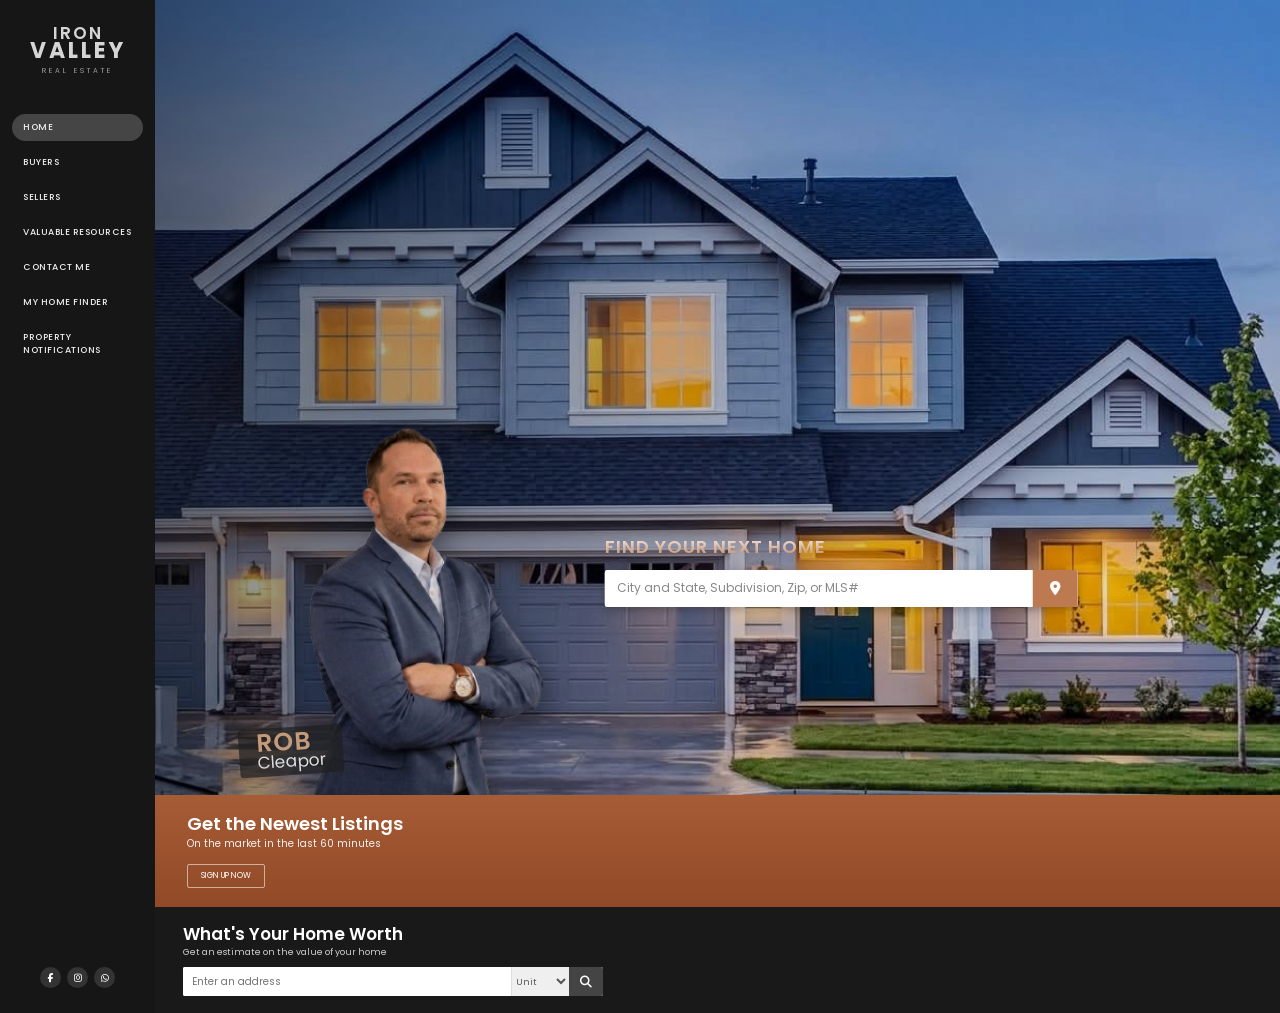
<file: home.html>
<!DOCTYPE html>

<html lang="en">
<head>
    <meta charset="UTF-8">
    <meta name="viewport" content="width=device-width, initial-scale=1.0">
    <title>Iron Valley - Rob Cleapor</title>


<link rel="preconnect" href="https://fonts.googleapis.com">
<link rel="preconnect" href="https://fonts.gstatic.com" crossorigin>
<link href="https://fonts.googleapis.com/css2?family=Poppins:wght@400;500;600;700&display=swap" rel="stylesheet">

<link rel="stylesheet" href="https://cdnjs.cloudflare.com/ajax/libs/font-awesome/6.7.2/css/all.min.css">
<link rel="stylesheet" href="home.css">


</head>

<body>

<div class="website">



<aside class="sidebar">

    <div class="brand">
        <div class="iron-logo">
            <span>IRON</span>
            <strong>VALLEY</strong>
        </div>
        <small>REAL ESTATE</small>
    </div>

    <nav class="navigation">
        <a href="index.html" class="nav-link active">HOME</a>
        <a href="buyers.html" class="nav-link" target="_blank">BUYERS</a>
        <a href="sellers.html" class="nav-link" target="_blank">SELLERS</a>
        <a href="resources.html" class="nav-link" target="_blank">VALUABLE RESOURCES</a>
        <a href="contact.html" class="nav-link" target="_blank">CONTACT ME</a>
        <a href="home-finder.html" class="nav-link" target="_blank">MY HOME FINDER</a>
        <a href="notifications.html" class="nav-link" target="_blank">PROPERTY NOTIFICATIONS</a>
    </nav>

    <div class="social">
        <a href="https://www.facebook.com" target="_blank" aria-label="Facebook">
            <i class="fa-brands fa-facebook-f"></i>
        </a>

        <a href="https://www.instagram.com" target="_blank" aria-label="Instagram">
            <i class="fa-brands fa-instagram"></i>
        </a>

        <a href="https://wa.me/923001234567" target="_blank" aria-label="WhatsApp">
            <i class="fa-brands fa-whatsapp"></i>
        </a>
    </div>

</aside>



<main class="main-content">


    <section class="hero">

        <img
            src="house.jpeg"
            class="house-image"
            alt="Beautiful house"
        >

        <div class="hero-overlay"></div>

        <img
            src="logo.png"
            class="agent-image"
            alt="Rob Cleapor"
        >

        <div class="agent-name">
            <span>ROB</span>
            <strong>Cleapor</strong>
        </div>

        <div class="hero-search">

            <h2>FIND YOUR NEXT HOME</h2>

            <div class="search-box">
                <input
                    type="text"
                    id="propertySearch"
                    placeholder="City and State, Subdivision, Zip, or MLS#"
                >

                <button id="searchButton" aria-label="Search">
                    <i class="fa-solid fa-location-dot"></i>
                </button>
            </div>

        </div>

    </section>



    <section class="bottom-section">

        <div class="new-listings">
            <div class="bottom-content">

                <h2>Get the Newest Listings</h2>

                <p>
                    On the market in the last 60 minutes
                </p>

                <a
                    href="mailto:robcleapor@example.com?subject=Newest Listings"
                    class="orange-button"
                >
                    SIGN UP NOW
                </a>

            </div>
        </div>


        <div class="home-worth">

            <div class="worth-content">

                <h2>What's Your Home Worth</h2>

                <p>
                    Get an estimate on the value of your home
                </p>

                <div class="worth-form">

                    <input
                        type="text"
                        id="address"
                        placeholder="Enter an address"
                    >

                    <select id="unit">
                        <option value="">Unit</option>
                        <option value="house">House</option>
                        <option value="apartment">Apartment</option>
                    </select>

                    <button id="worthButton" aria-label="Search home value">
                        <i class="fa-solid fa-magnifying-glass"></i>
                    </button>

                </div>

            </div>

        </div>

    </section>

</main>


</div>

<script src="script.js"></script>

</body>
</html>
</file>
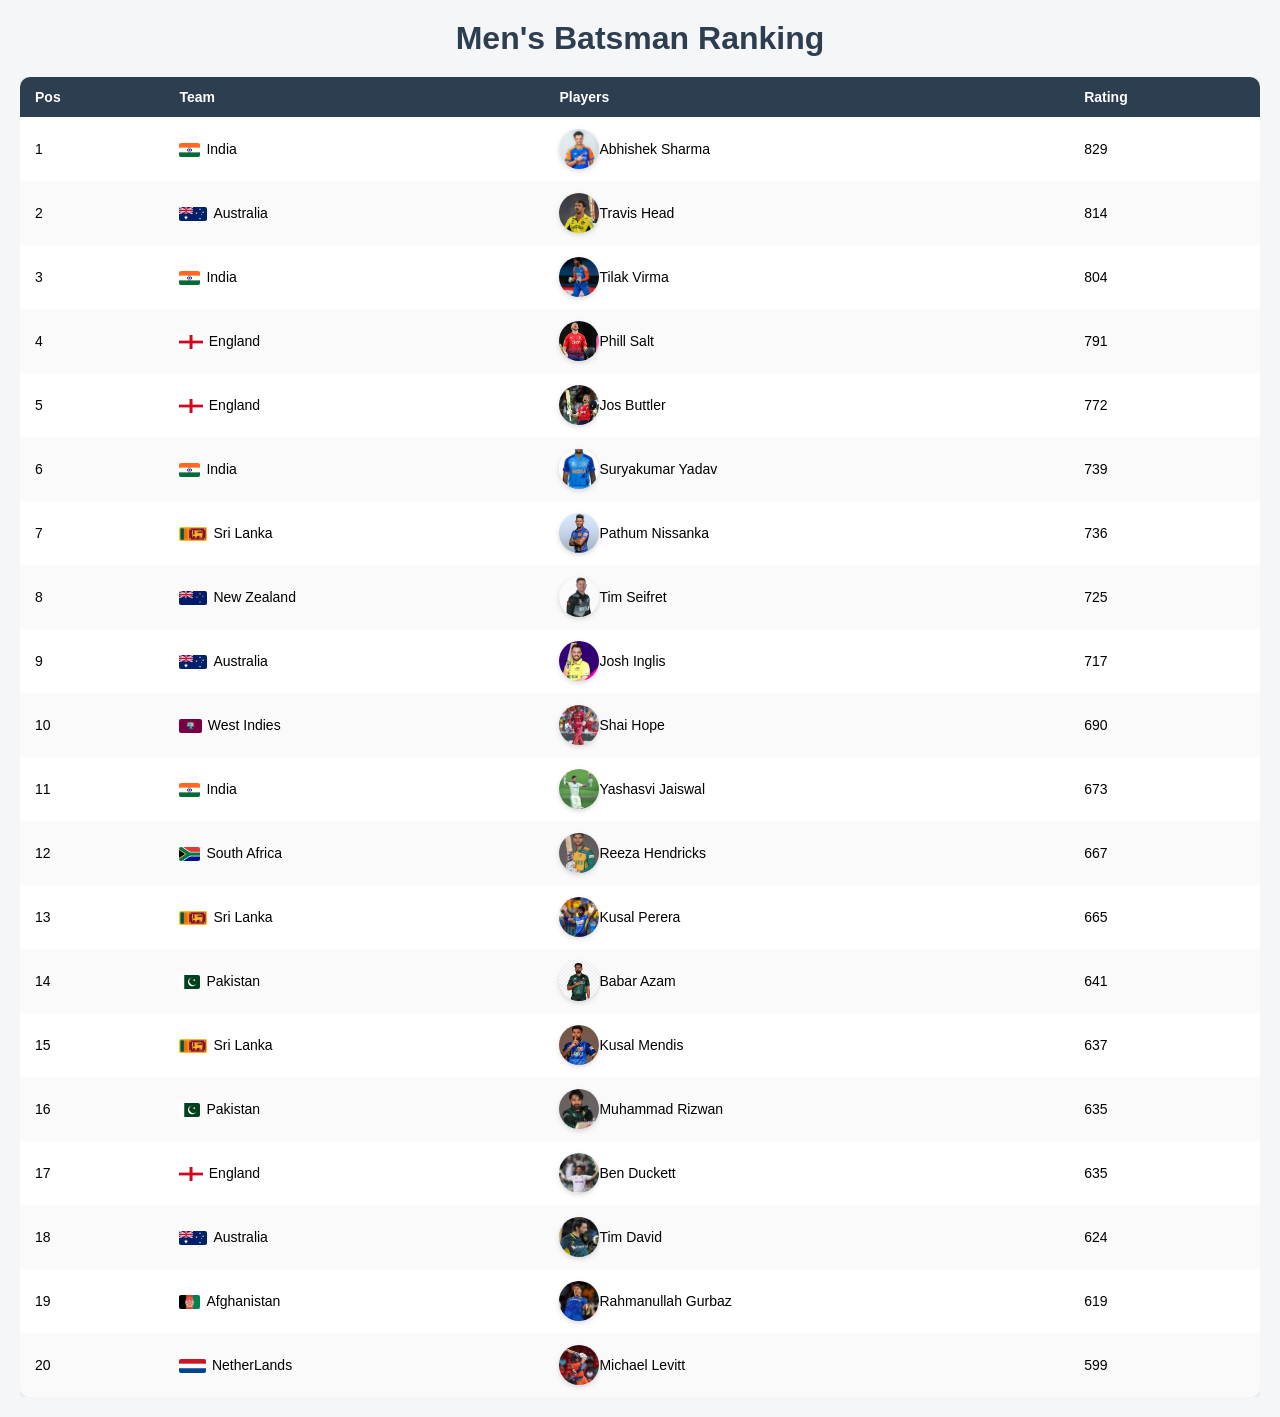
<file: main ranking batsman.html>
<!DOCTYPE html>
<html lang="en">
<head>
  <meta charset="UTF-8" />
  <meta name="viewport" content="width=device-width, initial-scale=1.0"/>
  <title>Men's T20 Batsman Ranking</title>
  <style>
    /* Global Reset */
    * {
      box-sizing: border-box;
      margin: 0;
      padding: 0;
    }
    body {
      font-family: 'Segoe UI', Tahoma, Verdana, sans-serif;
      background: #f4f6f8;
      padding: 20px;
      text-align: center;
    }
    h1 {
      color: #2c3e50;
      margin-bottom: 20px;
    }

    /* Scrollable container wrapper */
    .table-container {
      width: 100%;
      overflow-x: auto; /* Horizontal scroll if needed */
    }

    table {
      width: 100%;
      min-width: 400px; /* Ensure table doesn't shrink too much */
      border-collapse: collapse;
      background: #fff;
      border-radius: 10px;
      box-shadow: 0 4px 20px rgba(0,0,0,0.1);
      overflow: hidden;
    }
    thead {
      background-color: #2c3e50;
      color: #fff;
    }
    th, td {
      padding: 12px 15px;
      text-align: left;
      font-size: 14px;
    }
    tbody tr:nth-child(even) {
      background: #fafafa;
    }
    tbody tr:hover {
      background: #eef7ff;
      transition: background 0.3s;
    }

    .flag {
      height: 14px;
      margin-right: 6px;
      vertical-align: middle;
      border-radius: 2px;
    }
    .player-pic {
      height: 40px;
      width: 40px;
      border-radius: 50%;
      object-fit: cover;
      margin-right: px;
      vertical-align: middle;
      box-shadow: 0 2px 5px rgba(0,0,0,0.15);
    }
    .player-name {
      vertical-align: middle;
      font-weight: 500;
      display: inline-block;
      /* font-size: 12px; */
    }
  </style>
</head>
<body>
  <h1>Men's Batsman Ranking</h1>
  <div class="table-container">
    <table>
      <thead>
        <tr>
          <th>Pos</th>
          <th>Team</th>
          <th>Players</th>
          <th>Rating</th>
        </tr>
      </thead>
      <tbody>
        
        <tr>
          <td>1</td>
          <td><img src="india.webp" alt="India" class="flag">India</td>
          <td><img src="abhi.jpg" alt="Abhishek Sharma" class="player-pic"><span class="player-name">Abhishek Sharma</span></td>
          <td>829</td>
        </tr>
        <tr>
            <td>2</td>
            <td><img src="aus.svg" alt="Pakistan" class="flag">Australia</td>
            <td><img src="head.jpeg" alt="Babar Azam" class="player-pic"><span class="player-name">Travis Head</span></td>
            <td>814</td>
          </tr>
          <tr>
            <td>3</td>
            <td><img src="india.webp" alt="India" class="flag">India</td>
           <td><img src="varma.jpg" alt="Rohit Sharma" class="player-pic"><span class="player-name">Tilak Virma</span></td>
            <td>804</td>
          </tr>
          <tr>
            <td>4</td>
            <td><img src="eng.png" alt="India" class="flag">England</td>
            <td><img src="salt.webp" alt="Virat Kohli" class="player-pic"><span class="player-name">Phill Salt</span></td>
            <td>791</td>
          </tr>
          <tr>
            <td>5</td>
            <td><img src="eng.png" alt="New Zealand" class="flag">England</td>
            <td><img src="butl.webp" alt="jos buttler" class="player-pic"><span class="player-name">Jos Buttler </span></td>
            <td>772</td>
          </tr>
          <tr>
            <td>6</td>
            <td><img src="india.webp" alt="Sri Lanka" class="flag">India</td>
            <td><img src="yadav.jpg" alt="C. Asalanka" class="player-pic"><span class="player-name">Suryakumar Yadav</span></td>
            <td>739</td>
          </tr>
          <tr>
            <td>7</td>
            <td><img src="sri.png" alt="Ireland" class="flag">Sri Lanka</td>
            <td><img src="nissanka.jpeg" alt="Harry Tector" class="player-pic"><span class="player-name">Pathum Nissanka</span></td>
            <td>736</td>
          </tr>
          <tr>
            <td>8</td>
            <td><img src="new.png" alt="India" class="flag">New Zealand</td>
            <td><img src="tim.png" alt="Shreyas Iyer" class="player-pic"><span class="player-name">Tim Seifret</span></td>
            <td>725</td>
          </tr>
          <tr>
            <td>9</td>
            <td><img src="aus.svg" alt="Afghanistan" class="flag">Australia</td>
            <td><img src="inglis.jpeg" alt="Ibrahim Zadran" class="player-pic"><span class="player-name">Josh Inglis</span></td>
            <td>717</td>
          </tr>
          <tr>
            <td>10</td>
            <td><img src="wes.jpg" alt="Sri Lanka" class="flag">West Indies</td>
            <td><img src="hope.jpg" alt="Kusal Mendis" class="player-pic"><span class="player-name">Shai Hope</span></td>
            <td>690</td>
          </tr>
        
            
          <tr>
            <td>11</td>
            <td><img src="india.webp" alt="India" class="flag">India</td>
            <td><img src="jais.jpeg" alt="Yashasvi Jaiswal" class="player-pic"><span class="player-name">Yashasvi Jaiswal</span></td>
            <td>673</td>
          </tr>
          <tr>
            <td>12</td>
            <td><img src="sou.jpeg" alt="South Africa" class="flag">South Africa</td>
            <td><img src="reeza.jpeg" alt="Reeza Hendricks" class="player-pic"><span class="player-name">Reeza Hendricks</span></td>
            <td>667</td>
          </tr>
          <tr>
            <td>13</td>
            <td><img src="sri.png" alt="Sri Lanka" class="flag">Sri Lanka</td>
            <td><img src="per.jpg" alt="Kusal Perera" class="player-pic"><span class="player-name">Kusal Perera</span></td>
            <td>665</td>
          </tr>
          <tr>
            <td>14</td>
            <td><img src="pak.svg" alt="Pakistan" class="flag">Pakistan</td>
            <td><img src="babar.jpg" alt="Babar Azam" class="player-pic"><span class="player-name">Babar Azam</span></td>
            <td>641</td>
          </tr>
          <tr>
            <td>15</td>
            <td><img src="sri.png" alt="Sri Lanka" class="flag">Sri Lanka</td>
            <td><img src="mendis.jpeg" alt="Kusal Mendis" class="player-pic"><span class="player-name">Kusal Mendis</span></td>
            <td>637</td>
          </tr>
          <tr>
            <td>16</td>
            <td><img src="pak.svg" alt="Pakistan" class="flag">Pakistan</td>
            <td><img src="riz.jpeg" alt="Muhammad Rizwan" class="player-pic"><span class="player-name">Muhammad Rizwan</span></td>
            <td>635</td>
          </tr>
          <tr>
            <td>17</td>
            <td><img src="eng.png" alt="England" class="flag">England</td>
            <td><img src="duck.jpeg" alt="Ben Duckett" class="player-pic"><span class="player-name">Ben Duckett</span></td>
            <td>635</td>
          </tr>
          <tr>
            <td>18</td>
            <td><img src="aus.svg" alt="Australia" class="flag">Australia</td>
            <td><img src="david.jpeg" alt="Tim David" class="player-pic"><span class="player-name">Tim David</span></td>
            <td>624</td>
          </tr>
          <tr>
            <td>19</td>
            <td><img src="afg.webp" alt="Afghanistan" class="flag">Afghanistan</td>
            <td><img src="gurbaz.jpeg" alt="Kusal Mendis" class="player-pic"><span class="player-name">Rahmanullah Gurbaz</span></td>
            <td>619</td>
          </tr>
          <tr>
            <td>20</td>
            <td><img src="net.png" alt="NetherLands" class="flag">NetherLands</td>
            <td><img src="lev.jpeg" alt="Michael Levitt" class="player-pic"><span class="player-name">Michael Levitt</span></td>
            <td>599</td>
          </tr>
      </tbody>
    </table>
  </div>
</body>
</html>
</file>
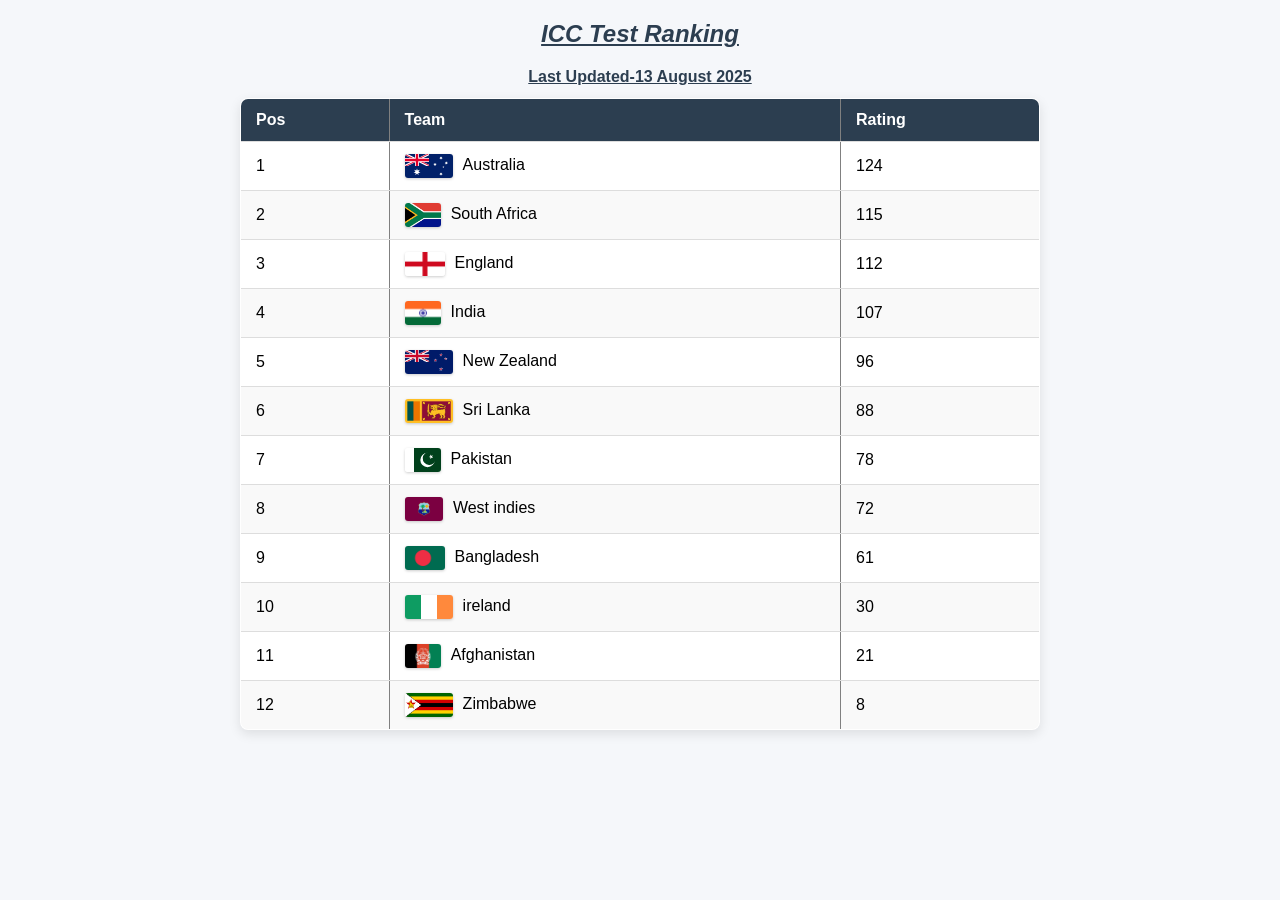
<file: Test Ranking.html>
<html lang="en"><head><meta http-equiv="Content-Type" content="text/html; charset=UTF-8">
    
    <meta name="viewport" content="width=device-width, initial-scale=1.0">
    <title>Test Ranking</title>
    
      
        <style>
  
  *, *::before, *::after {
    box-sizing: border-box;
    margin: 0;
    padding: 0;
  }

  body {
    font-family: 'Segoe UI', Tahoma, Verdana, sans-serif;
    background: #f5f7fa;
    padding: 20px;
    text-align: center;
  }

  h2 {
    color: #2c3e50;
    text-decoration: underline;
    margin-bottom: 20px;
  }

  p {
    color: #2c3e50;
    text-decoration: underline;
    margin-bottom: 12px;
  }

  .table-container {
    max-width: 100%;
    overflow-x: auto;
    padding: 0 10px;
    background-color: black;
  }

  table {
    width: 100%;
    max-width: 800px;
    margin: 0 auto;
    border-collapse: collapse;
    background: white;
    box-shadow: 0 4px 12px rgba(0, 0, 0, 0.1);
    border-radius: 8px;
    overflow: hidden;
    min-width: 480px; 
  }

  thead {
    background-color: #2c3e50;
    color: #fff;
  }

  th, td {
    padding: 12px 15px;
    text-align: left;
    border-bottom: 1px solid #ddd;
    font-size: 16px;
  }

  tbody tr:hover {
    background-color: #eef8ff;
  }

  td img {
    height: 24px;
    vertical-align: middle;
    margin-right: 10px;
    border-radius: 3px;
    box-shadow: 0 1px 3px rgba(0, 0, 0, 0.2);
  }

  tbody tr:nth-child(even) {
    background: #f9f9f9;
  }

  @media (max-width: 600px) {
    th, td {
      font-size: 14px;
      padding: 10px 12px;
    }

    table {
      min-width: 450px;
    }
  }

    </style>
</head>
<body>
    <center>
        <h2><b> <i>ICC Test Ranking</i></b></h2>
        <p><b>Last Updated-13 August 2025</b></p>
        <div class="container">
    <table border="1">
      <thead>
        <tr>
            <th>Pos</th>
            <th>Team</th>
            <th>Rating</th>
        </tr>

      </thead>  
      <tbody>
        <tr>
            <td>1</td>
            <td><img src="aus.svg" alt="Australia" height="10px">Australia</td>
            <td>124</td>
        </tr>
        <tr>
            <td>2</td>
            <td><img src="sou.jpeg" alt="southafrica" height="10px">South Africa</td>
            <td>115</td>
        </tr>
        <tr>
            <td>3</td>
            <td><img src="eng.png" alt="England" height="10px">England</td>
            <td>112</td>
        </tr>
        <tr>
            <td>4</td>
            <td><img src="india.webp" alt="India" height="10px">India</td>
            <td>107</td>
        </tr>
        <tr>
            <td>5</td>
            <td><img src="new.png" alt="New Zealand" height="10px">New Zealand</td>
            <td>96</td>
        </tr>
        <tr>
            <td>6</td>
            <td><img src="sri.png" alt="Sri Lanka" height="10px">Sri Lanka</td>
            <td>88</td>
        </tr>
        <tr>
            <td>7</td>
            <td><img src="pak.svg" alt="Pakistan" height="10px">Pakistan</td>
            <td>78</td>
        </tr>
        <tr>
            <td>8</td>
            <td><img src="wes.jpg" alt="west Indies" height="10px">West indies</td>
            <td>72</td>
        </tr>
        <tr>
            <td>9</td>
            <td><img src="ban.webp" alt="bangladesh" height="10px">Bangladesh</td>
            <td>61</td>
        </tr>
        <tr>
            <td>10</td>
            <td><img src="ire.png" alt="ireland" height="10px">ireland</td>
            <td>30</td>
        </tr>
        <tr>
          <td>11</td>
          <td><img src="afg.webp" alt="ireland" height="10px">Afghanistan</td>
          <td>21</td>
      </tr>
      <tr>
        <td>12</td>
        <td><img src="zim.png" alt="ireland" height="10px">Zimbabwe</td>
        <td>8</td>
    </tr>
      </tbody>
    </table>
  </div>
</center>

</body>
</html>
</file>
<file: home.css>
@import url('https://fonts.googleapis.com/css2?family=Poppins:wght@400;500;600;700&display=swap');

*{
margin:0;
padding:0;
box-sizing:border-box;
}

html,body{
width:100%;
min-height:100%;
}

body{
font-family:'Poppins',sans-serif;
background:#111;
color:#fff;
overflow-x:hidden;
}

.website{
width:100%;
min-height:100vh;
display:flex;
}

.sidebar{
width:155px;
min-height:100vh;
flex-shrink:0;
padding:24px 12px;
background:rgba(22,22,22,.97);
position:relative;
z-index:20;
}

.brand{
text-align:center;
margin-bottom:38px;
}

.iron-logo{
line-height:18px;
letter-spacing:2px;
color:#d5d5d5;
}

.iron-logo span,
.iron-logo strong,
.brand small{
display:block;
}

.iron-logo span{
font-size:17px;
font-weight:600;
}

.iron-logo strong{
font-size:22px;
letter-spacing:3px;
}

.brand small{
margin-top:6px;
font-size:7px;
letter-spacing:3px;
color:#999;
}

.navigation{
display:flex;
flex-direction:column;
gap:8px;
}

.nav-link{
display:block;
padding:7px 11px;
color:#eee;
text-decoration:none;
font-size:9px;
font-weight:500;
letter-spacing:.5px;
border-radius:20px;
transition:.25s;
}

.nav-link:hover,
.nav-link.active{
background:#454545;
}

.social{
position:absolute;
bottom:25px;
left:0;
width:100%;
display:flex;
justify-content:center;
gap:6px;
}

.social a{
width:21px;
height:21px;
border-radius:50%;
display:flex;
align-items:center;
justify-content:center;
background:#333;
color:#fff;
text-decoration:none;
font-size:9px;
transition:.2s;
}

.social a:hover{
background:#bd7950;
transform:translateY(-2px);
}



.main-content{
flex:1;
min-width:0;
}

.hero{
height:calc(100vh - 105px);
min-height:450px;
position:relative;
overflow:hidden;
background:#777;
}

.house-image{
position:absolute;
inset:0;
width:100%;
height:100%;
object-fit:cover;
object-position:center;
z-index:1;
}

.hero-overlay{
position:absolute;
inset:0;
z-index:2;
background:linear-gradient(
90deg,
rgba(0,0,0,.48),
rgba(0,0,0,.18) 45%,
rgba(0,0,0,.05)
);
}



.agent-image{
position:absolute;
z-index:5;
left:-9%;
bottom:-2%;
height:100%;
width:auto;
max-width:64%;
object-fit:contain;
object-position:bottom;
filter:drop-shadow(5px 8px 12px rgba(0,0,0,.35));
}

.agent-name{
position:absolute;
z-index:7;
left:7.5%;
bottom:20px;
padding:4px 18px 5px;
background:rgba(30,30,30,.7);
border-radius:3px;
transform:rotate(-4deg);
}

.agent-name span,
.agent-name strong{
display:block;
}

.agent-name span{
color:#c59a78;
font-size:25px;
line-height:22px;
font-weight:600;
letter-spacing:1px;
}

.agent-name strong{
color:#ddd;
font-size:17px;
line-height:17px;
font-weight:400;
}



.hero-search{
position:absolute;
z-index:8;
left:61%;
bottom:19%;
width:42%;
transform:translate(-50%,-50%);
}

.hero-search h2{
margin-bottom:10px;
font-size:18px;
font-weight:600;
letter-spacing:1px;
background:linear-gradient(#fff,#bd7950);
-webkit-background-clip:text;
-webkit-text-fill-color:transparent;
}

.search-box{
width:100%;
height:37px;
display:flex;
background:#fff;
border-radius:3px;
overflow:hidden;
box-shadow:0 3px 8px rgba(0,0,0,.25);
}

.search-box input{
flex:1;
min-width:0;
border:0;
outline:0;
padding:0 12px;
color:#555;
font-family:inherit;
font-size:12px;
}

.search-box input::placeholder{
color:#888;
}

.search-box button{
width:45px;
border:0;
background:#bd7950;
color:#fff;
cursor:pointer;
font-size:14px;
transition:.2s;
}

.search-box button:hover



.bottom-section{
width:100%;
height:105px;
display:grid;
grid-template-columns:42% 58%;
}

.new-listings{
padding:19px 32px;
background:linear-gradient(
rgba(182,100,57,.9),
rgba(159,79,41,.9)
);
}

.bottom-content h2,
.worth-content h2{
font-weight:600;
}

.bottom-content h2{
font-size:18px;
line-height:20px;
}

.bottom-content p{
margin:2px 0 8px;
font-size:10px;
color:#f1f1f1;
}

.orange-button{
display:inline-block;
padding:5px 13px;
border:1px solid rgba(255,255,255,.55);
border-radius:2px;
color:#fff;
text-decoration:none;
font-size:8px;
transition:.2s;
}

.orange-button:hover{
background:rgba(255,255,255,.12);
}

.home-worth{
padding:17px 28px;
background:rgba(25,25,25,.97);
}

.worth-content h2{
font-size:17px;
line-height:20px;
}

.worth-content p{
margin:2px 0 8px;
font-size:9px;
color:#cfcfcf;
}

.worth-form{
width:420px;
max-width:100%;
height:29px;
display:flex;
background:#fff;
overflow:hidden;
border-radius:2px;
}

.worth-form input{
flex:1;
min-width:0;
border:0;
outline:0;
padding:0 9px;
font-family:inherit;
font-size:10px;
color:#444;
}

.worth-form select{
width:58px;
border:0;
border-left:1px solid #ddd;
outline:0;
font-family:inherit;
font-size:9px;
color:#555;
}

.worth-form button{
width:34px;
border:0;
background:#444;
color:#fff;
cursor:pointer;
font-size:12px;
}

.worth-form button:hover


@media(max-width:900px){

```
.sidebar{
    width:140px;
}

.agent-image{
    left:-3%;
    max-width:60%;
}

.hero-search{
    left:63%;
    width:46%;
}

.new-listings{
    padding:19px 20px;
}

.home-worth{
    padding:17px 20px;
}
```

}


@media(max-width:700px){

```
body{
    overflow-x:hidden;
}

.website{
    display:block;
    min-height:100vh;
}

.sidebar{
    width:100%;
    min-height:auto;
    padding:14px 10px 12px;
}

.brand{
    margin-bottom:12px;
}

.iron-logo span{
    font-size:15px;
}

.iron-logo strong{
    font-size:20px;
}

.brand small{
    font-size:6px;
}

.navigation{
    display:flex;
    flex-direction:row;
    flex-wrap:wrap;
    justify-content:center;
    gap:4px;
}

.nav-link{
    padding:6px 8px;
    font-size:8px;
    white-space:nowrap;
}

.social{
    position:static;
    margin-top:10px;
    display:flex;
}

.social a{
    width:25px;
    height:25px;
    font-size:11px;
}

.main-content{
    width:100%;
}

.hero{
    height:520px;
    min-height:520px;
}

.house-image{
    object-position:center;
}

.hero-overlay{
    background:linear-gradient(
        180deg,
        rgba(0,0,0,.15),
        rgba(0,0,0,.25) 45%,
        rgba(0,0,0,.65)
    );
}

.agent-image{
    left:50%;
    bottom:0;
    transform:translateX(-50%);
    width:auto;
    height:63%;
    max-width:90%;
    object-fit:contain;
}

.agent-name{
    left:50%;
    bottom:18px;
    transform:translateX(-50%) rotate(-3deg);
    padding:4px 15px 5px;
}

.agent-name span{
    font-size:22px;
    line-height:20px;
}

.agent-name strong{
    font-size:15px;
    line-height:15px;
}

.hero-search{
    top:35px;
    left:50%;
    bottom:auto;
    width:88%;
    transform:translateX(-50%);
}

.hero-search h2{
    margin-bottom:8px;
    font-size:15px;
    text-align:center;
}

.search-box{
    height:40px;
}

.search-box input{
    font-size:11px;
    padding:0 10px;
}

.search-box button{
    width:44px;
}

.bottom-section{
    height:auto;
    display:block;
}

.new-listings,
.home-worth{
    min-height:150px;
    padding:22px 20px;
}

.bottom-content h2,
.worth-content h2{
    font-size:17px;
}

.bottom-content p,
.worth-content p{
    font-size:10px;
    margin-bottom:10px;
}

.orange-button{
    font-size:9px;
    padding:7px 14px;
}

.worth-form{
    width:100%;
    height:38px;
}

.worth-form input{
    font-size:10px;
}

.worth-form select{
    width:65px;
    font-size:9px;
}

.worth-form button{
    width:42px;
}
```

}



@media(max-width:480px){

```
.sidebar{
    padding:12px 7px;
}

.brand{
    margin-bottom:10px;
}

.navigation{
    gap:3px;
}

.nav-link{
    padding:6px 6px;
    font-size:7px;
}

.social{
    margin-top:8px;
}

.hero{
    height:490px;
    min-height:490px;
}

.hero-search{
    width:92%;
    top:28px;
}

.hero-search h2{
    font-size:13px;
}

.search-box{
    height:38px;
}

.search-box input{
    font-size:10px;
}

.agent-image{
    height:61%;
    max-width:100%;
}

.agent-name{
    bottom:15px;
}

.agent-name span{
    font-size:20px;
}

.agent-name strong{
    font-size:14px;
}

.new-listings,
.home-worth{
    min-height:145px;
    padding:20px 17px;
}
```

}


@media(max-width:360px){

```
.nav-link{
    font-size:6.5px;
    padding:5px;
}

.hero{
    height:460px;
    min-height:460px;
}

.hero-search{
    width:94%;
    top:25px;
}

.hero-search h2{
    font-size:12px;
}

.agent-image{
    height:58%;
}

.search-box{
    height:36px;
}

.search-box input{
    font-size:9px;
}

.new-listings,
.home-worth{
    padding:18px 15px;
}
```

}
</file>
